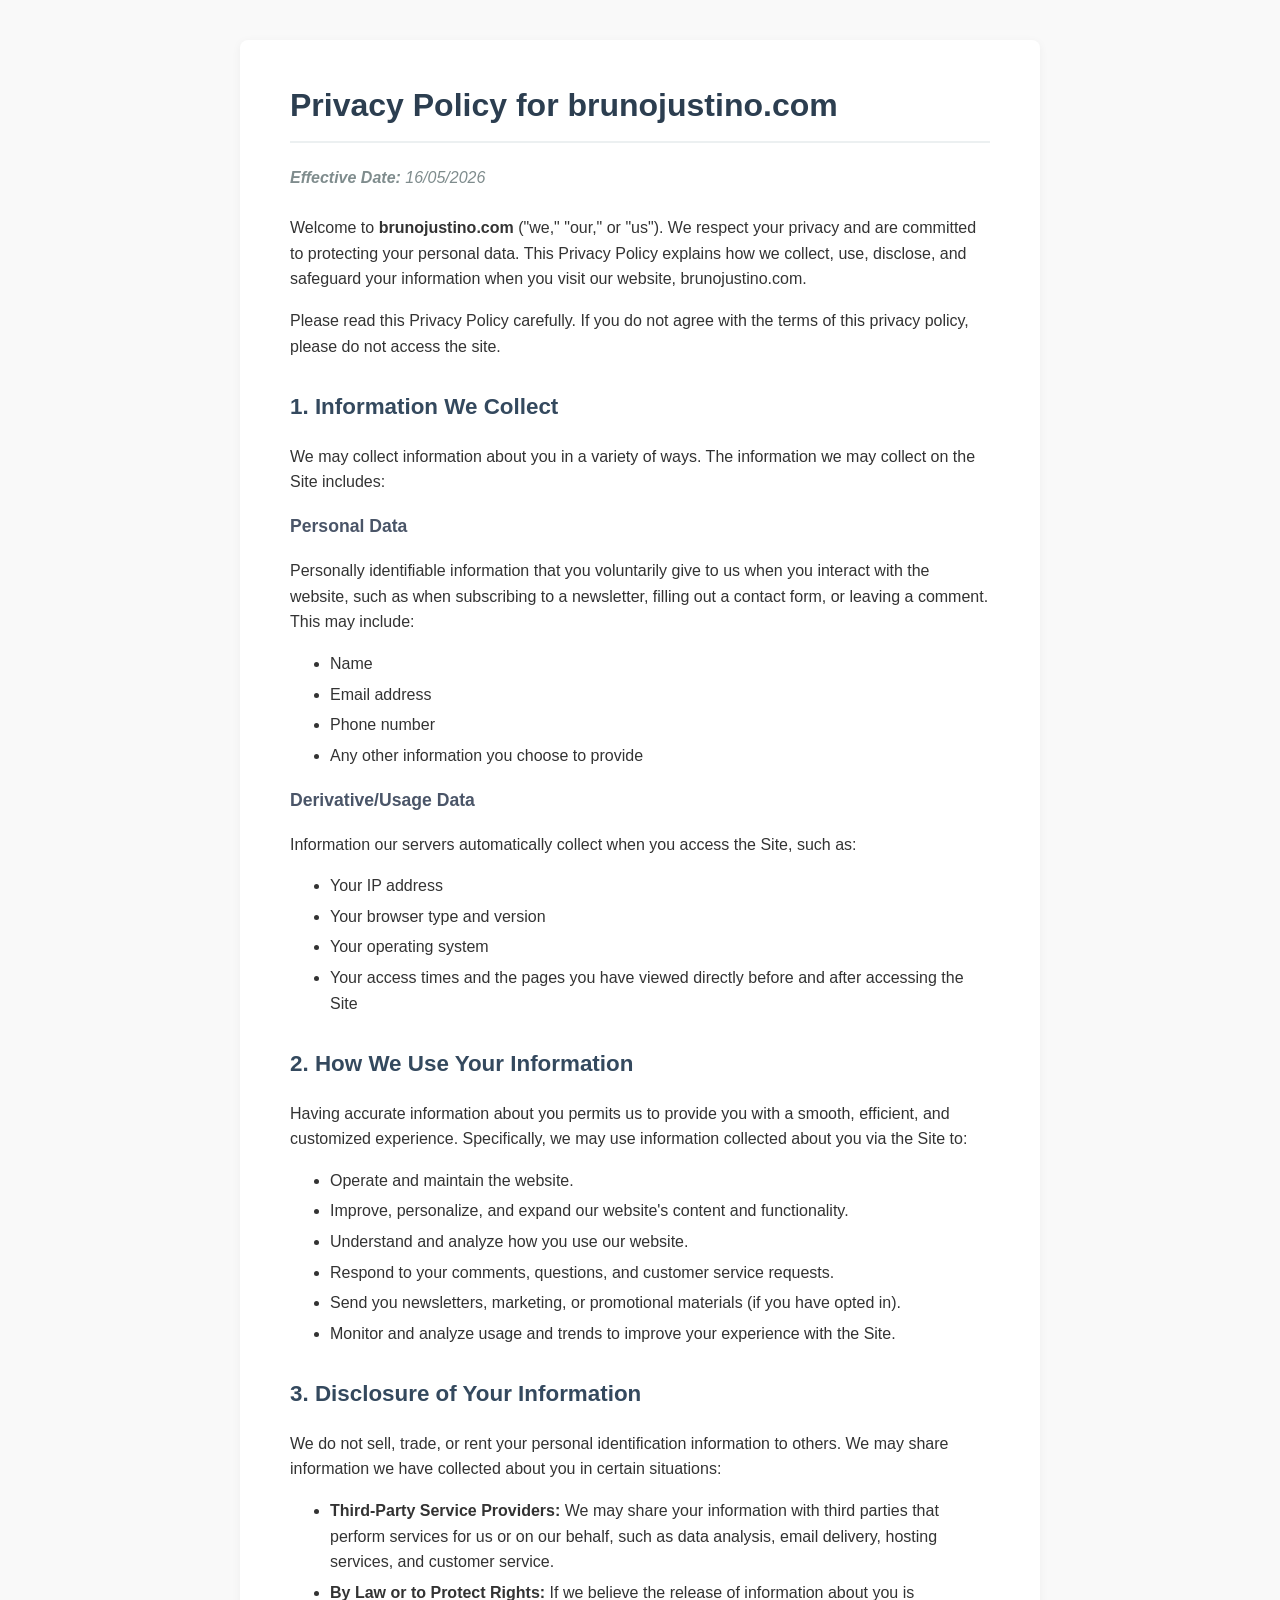
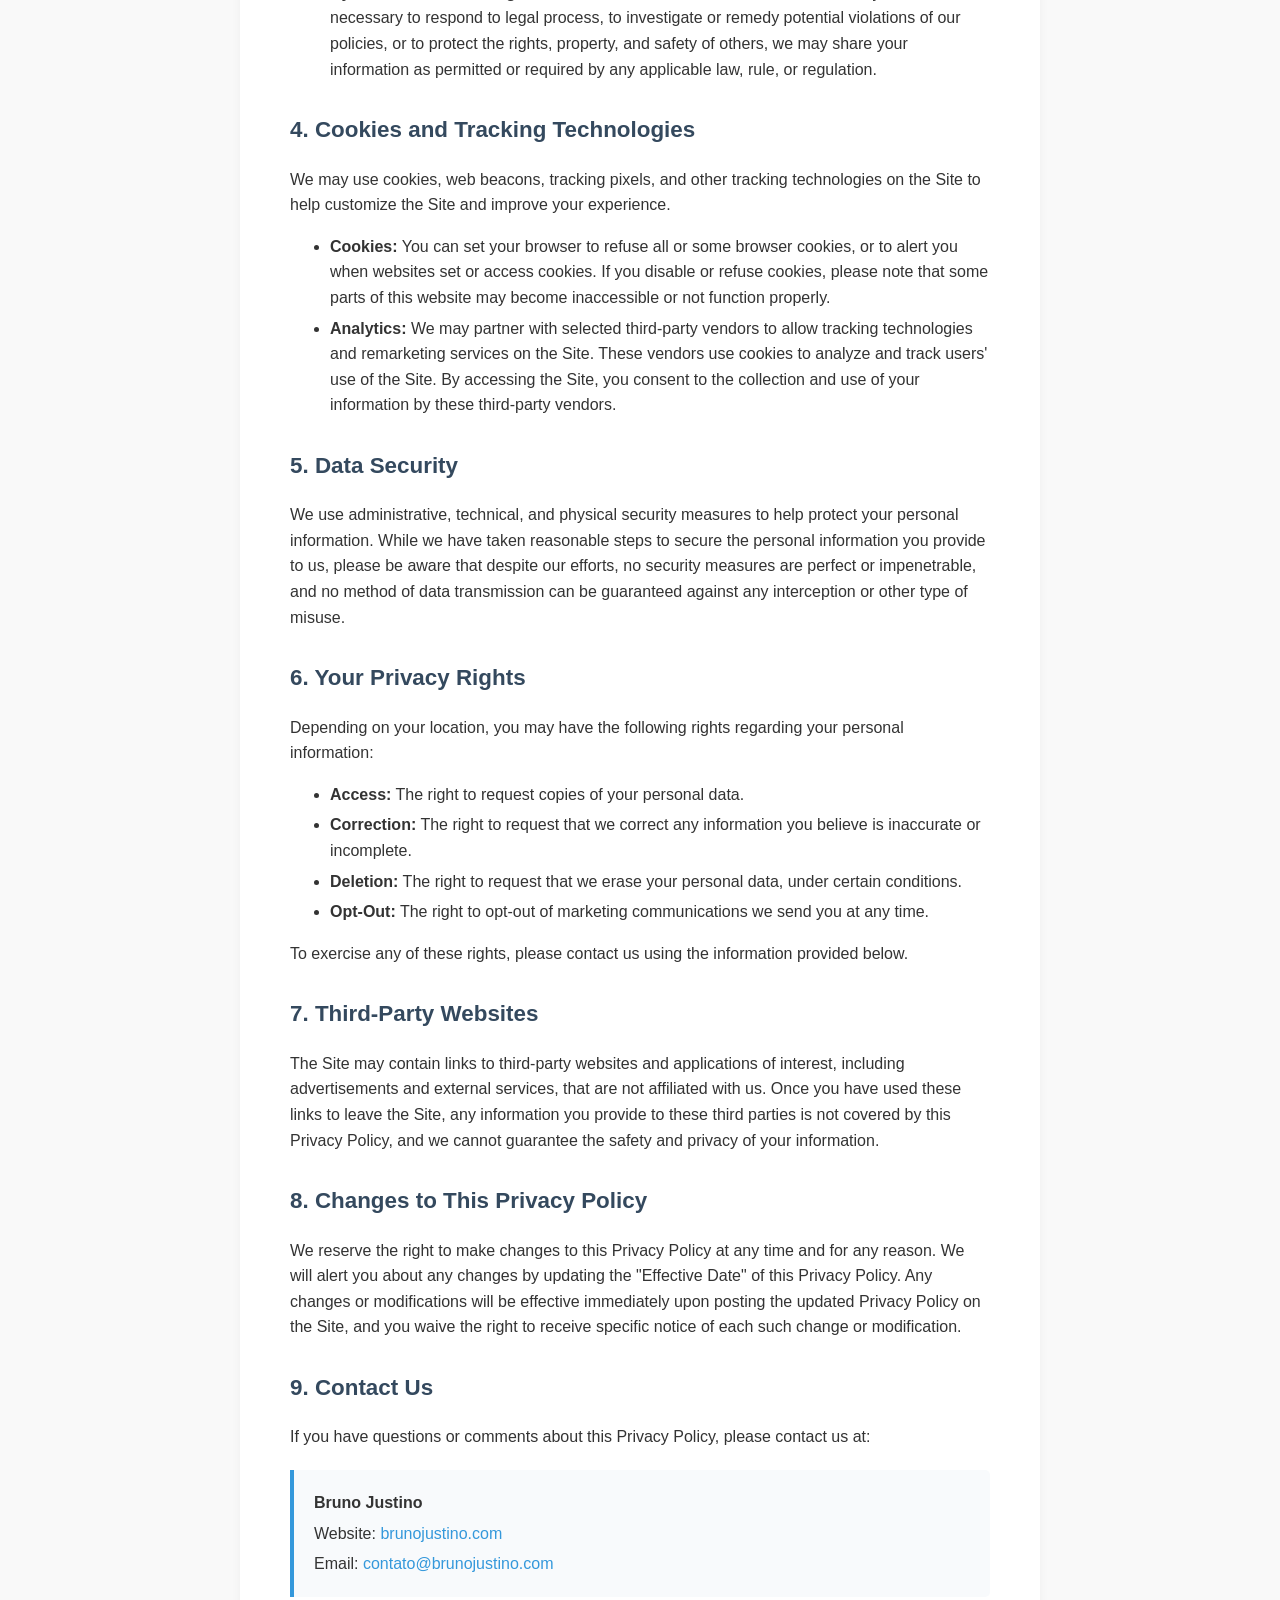
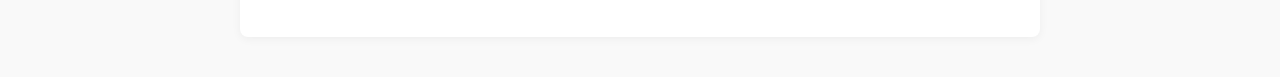
<file: privacy-policy.html>
<!DOCTYPE html>
<html lang="en">
<head>
    <meta charset="UTF-8">
    <meta name="viewport" content="width=device-width, initial-scale=1.0">
    <title>Privacy Policy - brunojustino.com</title>
    <style>
        body {
            font-family: -apple-system, BlinkMacSystemFont, "Segoe UI", Roboto, Helvetica, Arial, sans-serif;
            line-height: 1.6;
            color: #333;
            max-width: 800px;
            margin: 0 auto;
            padding: 40px 20px;
            background-color: #f9f9f9;
        }
        .container {
            background-color: #fff;
            padding: 40px 50px;
            border-radius: 8px;
            box-shadow: 0 2px 10px rgba(0,0,0,0.05);
        }
        h1 {
            color: #2c3e50;
            border-bottom: 2px solid #ecf0f1;
            padding-bottom: 10px;
            margin-top: 0;
        }
        h2 {
            color: #34495e;
            margin-top: 30px;
            font-size: 1.4em;
        }
        h3 {
            color: #4a5568;
            font-size: 1.1em;
        }
        p {
            margin-bottom: 15px;
        }
        ul {
            margin-bottom: 15px;
        }
        li {
            margin-bottom: 5px;
        }
        a {
            color: #3498db;
            text-decoration: none;
        }
        a:hover {
            text-decoration: underline;
        }
        .effective-date {
            font-style: italic;
            color: #7f8c8d;
            margin-bottom: 25px;
        }
        .contact-info {
            background-color: #f8fafc;
            border-left: 4px solid #3498db;
            padding: 15px 20px;
            border-radius: 0 5px 5px 0;
            margin-top: 20px;
        }
        .contact-info p {
            margin: 5px 0;
        }
    </style>
</head>
<body>
    <div class="container">
        <h1>Privacy Policy for brunojustino.com</h1>
        <p class="effective-date"><strong>Effective Date:</strong> 16/05/2026</p>

        <p>Welcome to <strong>brunojustino.com</strong> ("we," "our," or "us"). We respect your privacy and are committed to protecting your personal data. This Privacy Policy explains how we collect, use, disclose, and safeguard your information when you visit our website, brunojustino.com.</p>

        <p>Please read this Privacy Policy carefully. If you do not agree with the terms of this privacy policy, please do not access the site.</p>

        <h2>1. Information We Collect</h2>
        <p>We may collect information about you in a variety of ways. The information we may collect on the Site includes:</p>

        <h3>Personal Data</h3>
        <p>Personally identifiable information that you voluntarily give to us when you interact with the website, such as when subscribing to a newsletter, filling out a contact form, or leaving a comment. This may include:</p>
        <ul>
            <li>Name</li>
            <li>Email address</li>
            <li>Phone number</li>
            <li>Any other information you choose to provide</li>
        </ul>

        <h3>Derivative/Usage Data</h3>
        <p>Information our servers automatically collect when you access the Site, such as:</p>
        <ul>
            <li>Your IP address</li>
            <li>Your browser type and version</li>
            <li>Your operating system</li>
            <li>Your access times and the pages you have viewed directly before and after accessing the Site</li>
        </ul>

        <h2>2. How We Use Your Information</h2>
        <p>Having accurate information about you permits us to provide you with a smooth, efficient, and customized experience. Specifically, we may use information collected about you via the Site to:</p>
        <ul>
            <li>Operate and maintain the website.</li>
            <li>Improve, personalize, and expand our website's content and functionality.</li>
            <li>Understand and analyze how you use our website.</li>
            <li>Respond to your comments, questions, and customer service requests.</li>
            <li>Send you newsletters, marketing, or promotional materials (if you have opted in).</li>
            <li>Monitor and analyze usage and trends to improve your experience with the Site.</li>
        </ul>

        <h2>3. Disclosure of Your Information</h2>
        <p>We do not sell, trade, or rent your personal identification information to others. We may share information we have collected about you in certain situations:</p>
        <ul>
            <li><strong>Third-Party Service Providers:</strong> We may share your information with third parties that perform services for us or on our behalf, such as data analysis, email delivery, hosting services, and customer service.</li>
            <li><strong>By Law or to Protect Rights:</strong> If we believe the release of information about you is necessary to respond to legal process, to investigate or remedy potential violations of our policies, or to protect the rights, property, and safety of others, we may share your information as permitted or required by any applicable law, rule, or regulation.</li>
        </ul>

        <h2>4. Cookies and Tracking Technologies</h2>
        <p>We may use cookies, web beacons, tracking pixels, and other tracking technologies on the Site to help customize the Site and improve your experience.</p>
        <ul>
            <li><strong>Cookies:</strong> You can set your browser to refuse all or some browser cookies, or to alert you when websites set or access cookies. If you disable or refuse cookies, please note that some parts of this website may become inaccessible or not function properly.</li>
            <li><strong>Analytics:</strong> We may partner with selected third-party vendors to allow tracking technologies and remarketing services on the Site. These vendors use cookies to analyze and track users' use of the Site. By accessing the Site, you consent to the collection and use of your information by these third-party vendors.</li>
        </ul>

        <h2>5. Data Security</h2>
        <p>We use administrative, technical, and physical security measures to help protect your personal information. While we have taken reasonable steps to secure the personal information you provide to us, please be aware that despite our efforts, no security measures are perfect or impenetrable, and no method of data transmission can be guaranteed against any interception or other type of misuse.</p>

        <h2>6. Your Privacy Rights</h2>
        <p>Depending on your location, you may have the following rights regarding your personal information:</p>
        <ul>
            <li><strong>Access:</strong> The right to request copies of your personal data.</li>
            <li><strong>Correction:</strong> The right to request that we correct any information you believe is inaccurate or incomplete.</li>
            <li><strong>Deletion:</strong> The right to request that we erase your personal data, under certain conditions.</li>
            <li><strong>Opt-Out:</strong> The right to opt-out of marketing communications we send you at any time.</li>
        </ul>
        <p>To exercise any of these rights, please contact us using the information provided below.</p>

        <h2>7. Third-Party Websites</h2>
        <p>The Site may contain links to third-party websites and applications of interest, including advertisements and external services, that are not affiliated with us. Once you have used these links to leave the Site, any information you provide to these third parties is not covered by this Privacy Policy, and we cannot guarantee the safety and privacy of your information.</p>

        <h2>8. Changes to This Privacy Policy</h2>
        <p>We reserve the right to make changes to this Privacy Policy at any time and for any reason. We will alert you about any changes by updating the "Effective Date" of this Privacy Policy. Any changes or modifications will be effective immediately upon posting the updated Privacy Policy on the Site, and you waive the right to receive specific notice of each such change or modification.</p>

        <h2>9. Contact Us</h2>
        <p>If you have questions or comments about this Privacy Policy, please contact us at:</p>
        <div class="contact-info">
            <p><strong>Bruno Justino</strong></p>
            <p>Website: <a href="https://brunojustino.com">brunojustino.com</a></p>
            <p>Email: <a href="mailto:contato@brunojustino.com">contato@brunojustino.com</a></p>
        </div>
    </div>
</body>
</html>
</file>
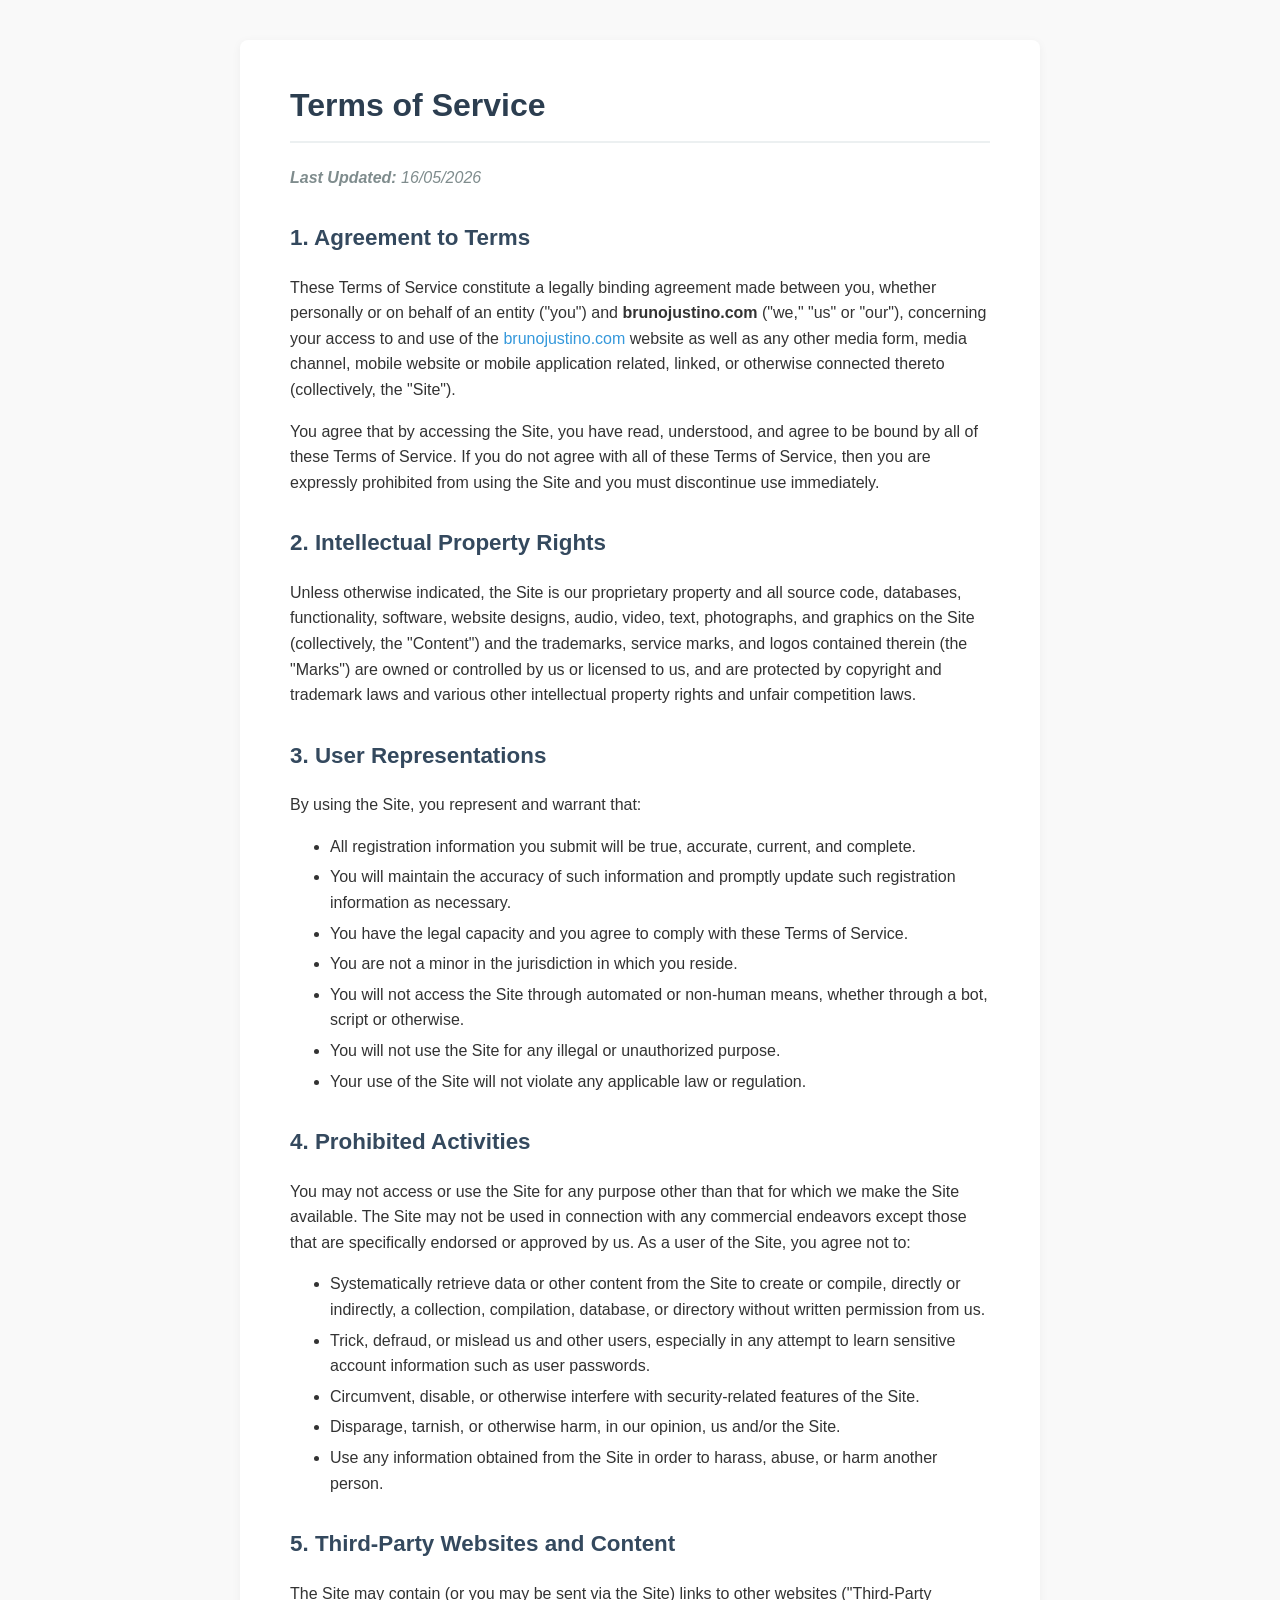
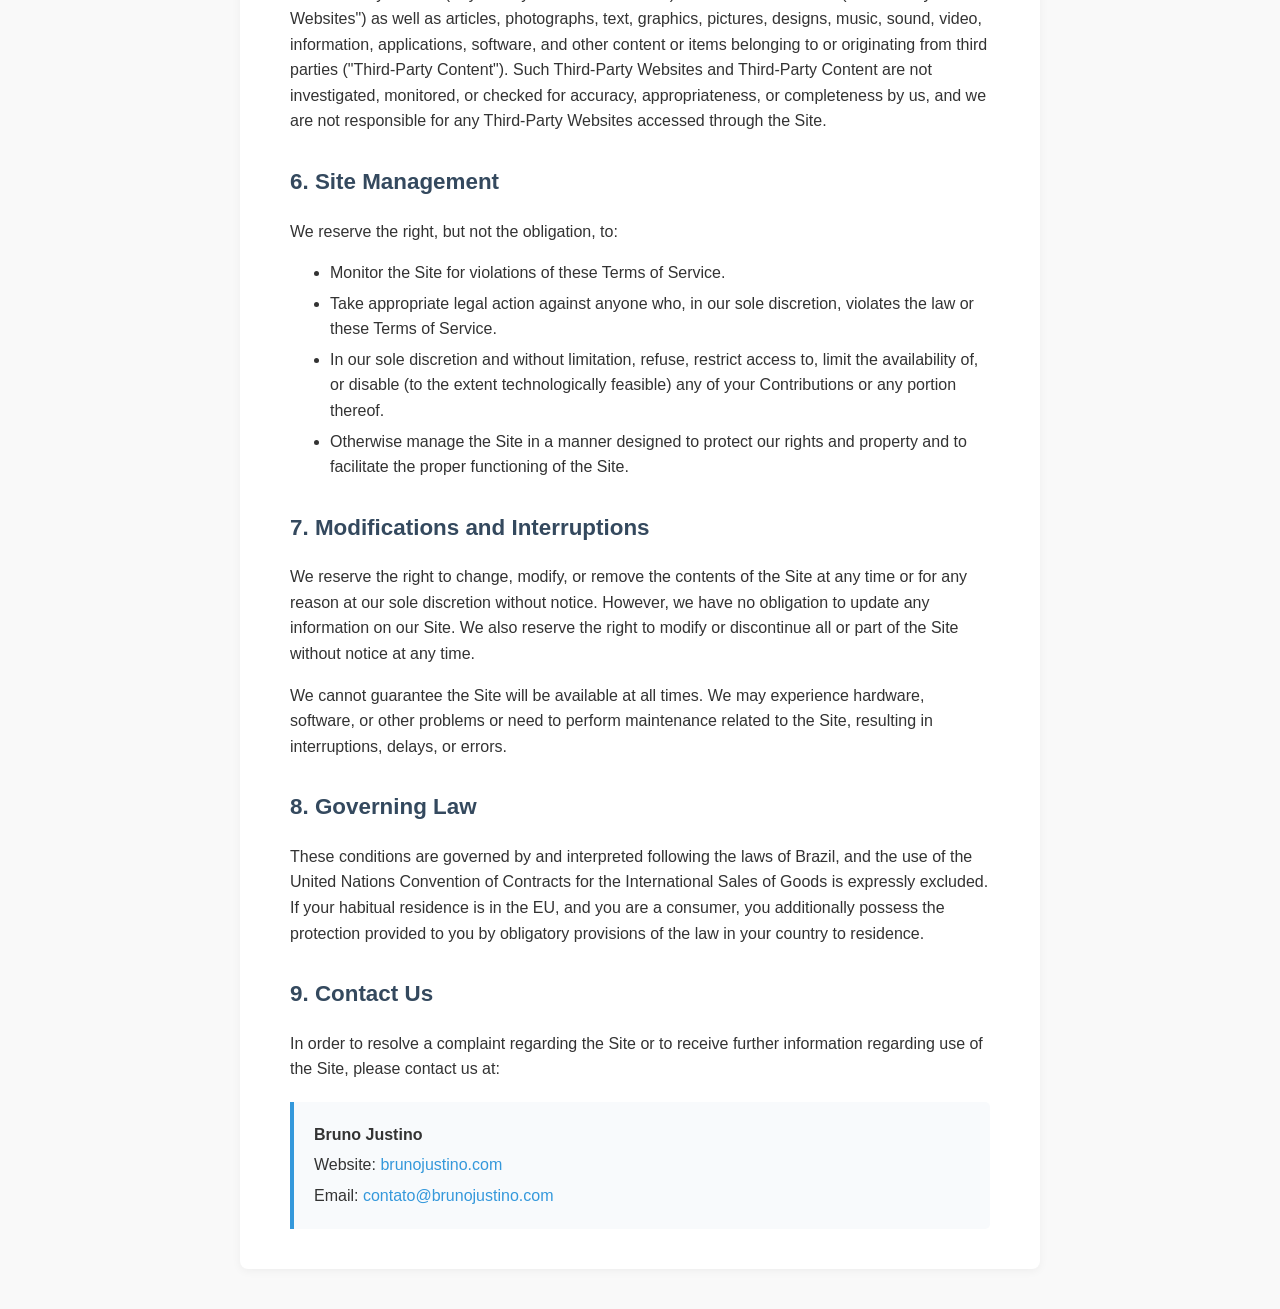
<file: terms-of-service.html>
<!DOCTYPE html>
<html lang="en">
<head>
    <meta charset="UTF-8">
    <meta name="viewport" content="width=device-width, initial-scale=1.0">
    <title>Terms of Service - brunojustino.com</title>
    <style>
        body {
            font-family: -apple-system, BlinkMacSystemFont, "Segoe UI", Roboto, Helvetica, Arial, sans-serif;
            line-height: 1.6;
            color: #333;
            max-width: 800px;
            margin: 0 auto;
            padding: 40px 20px;
            background-color: #f9f9f9;
        }
        .container {
            background-color: #fff;
            padding: 40px 50px;
            border-radius: 8px;
            box-shadow: 0 2px 10px rgba(0,0,0,0.05);
        }
        h1 {
            color: #2c3e50;
            border-bottom: 2px solid #ecf0f1;
            padding-bottom: 10px;
            margin-top: 0;
        }
        h2 {
            color: #34495e;
            margin-top: 30px;
            font-size: 1.4em;
        }
        p {
            margin-bottom: 15px;
        }
        ul {
            margin-bottom: 15px;
        }
        li {
            margin-bottom: 5px;
        }
        a {
            color: #3498db;
            text-decoration: none;
        }
        a:hover {
            text-decoration: underline;
        }
        .effective-date {
            font-style: italic;
            color: #7f8c8d;
            margin-bottom: 25px;
        }
        .contact-info {
            background-color: #f8fafc;
            border-left: 4px solid #3498db;
            padding: 15px 20px;
            border-radius: 0 5px 5px 0;
            margin-top: 20px;
        }
        .contact-info p {
            margin: 5px 0;
        }
        .disclaimer {
            background-color: #fff3cd;
            border-left: 4px solid #ffeeba;
            padding: 15px;
            margin-bottom: 20px;
            color: #856404;
            font-size: 0.9em;
        }
    </style>
</head>
<body>
    <div class="container">
        
        <h1>Terms of Service</h1>
        <p class="effective-date"><strong>Last Updated:</strong> 16/05/2026</p>

        <h2>1. Agreement to Terms</h2>
        <p>These Terms of Service constitute a legally binding agreement made between you, whether personally or on behalf of an entity ("you") and <strong>brunojustino.com</strong> ("we," "us" or "our"), concerning your access to and use of the <a href="https://brunojustino.com">brunojustino.com</a> website as well as any other media form, media channel, mobile website or mobile application related, linked, or otherwise connected thereto (collectively, the "Site").</p>
        <p>You agree that by accessing the Site, you have read, understood, and agree to be bound by all of these Terms of Service. If you do not agree with all of these Terms of Service, then you are expressly prohibited from using the Site and you must discontinue use immediately.</p>

        <h2>2. Intellectual Property Rights</h2>
        <p>Unless otherwise indicated, the Site is our proprietary property and all source code, databases, functionality, software, website designs, audio, video, text, photographs, and graphics on the Site (collectively, the "Content") and the trademarks, service marks, and logos contained therein (the "Marks") are owned or controlled by us or licensed to us, and are protected by copyright and trademark laws and various other intellectual property rights and unfair competition laws.</p>

        <h2>3. User Representations</h2>
        <p>By using the Site, you represent and warrant that:</p>
        <ul>
            <li>All registration information you submit will be true, accurate, current, and complete.</li>
            <li>You will maintain the accuracy of such information and promptly update such registration information as necessary.</li>
            <li>You have the legal capacity and you agree to comply with these Terms of Service.</li>
            <li>You are not a minor in the jurisdiction in which you reside.</li>
            <li>You will not access the Site through automated or non-human means, whether through a bot, script or otherwise.</li>
            <li>You will not use the Site for any illegal or unauthorized purpose.</li>
            <li>Your use of the Site will not violate any applicable law or regulation.</li>
        </ul>

        <h2>4. Prohibited Activities</h2>
        <p>You may not access or use the Site for any purpose other than that for which we make the Site available. The Site may not be used in connection with any commercial endeavors except those that are specifically endorsed or approved by us. As a user of the Site, you agree not to:</p>
        <ul>
            <li>Systematically retrieve data or other content from the Site to create or compile, directly or indirectly, a collection, compilation, database, or directory without written permission from us.</li>
            <li>Trick, defraud, or mislead us and other users, especially in any attempt to learn sensitive account information such as user passwords.</li>
            <li>Circumvent, disable, or otherwise interfere with security-related features of the Site.</li>
            <li>Disparage, tarnish, or otherwise harm, in our opinion, us and/or the Site.</li>
            <li>Use any information obtained from the Site in order to harass, abuse, or harm another person.</li>
        </ul>

        <h2>5. Third-Party Websites and Content</h2>
        <p>The Site may contain (or you may be sent via the Site) links to other websites ("Third-Party Websites") as well as articles, photographs, text, graphics, pictures, designs, music, sound, video, information, applications, software, and other content or items belonging to or originating from third parties ("Third-Party Content"). Such Third-Party Websites and Third-Party Content are not investigated, monitored, or checked for accuracy, appropriateness, or completeness by us, and we are not responsible for any Third-Party Websites accessed through the Site.</p>

        <h2>6. Site Management</h2>
        <p>We reserve the right, but not the obligation, to:</p>
        <ul>
            <li>Monitor the Site for violations of these Terms of Service.</li>
            <li>Take appropriate legal action against anyone who, in our sole discretion, violates the law or these Terms of Service.</li>
            <li>In our sole discretion and without limitation, refuse, restrict access to, limit the availability of, or disable (to the extent technologically feasible) any of your Contributions or any portion thereof.</li>
            <li>Otherwise manage the Site in a manner designed to protect our rights and property and to facilitate the proper functioning of the Site.</li>
        </ul>

        <h2>7. Modifications and Interruptions</h2>
        <p>We reserve the right to change, modify, or remove the contents of the Site at any time or for any reason at our sole discretion without notice. However, we have no obligation to update any information on our Site. We also reserve the right to modify or discontinue all or part of the Site without notice at any time.</p>
        <p>We cannot guarantee the Site will be available at all times. We may experience hardware, software, or other problems or need to perform maintenance related to the Site, resulting in interruptions, delays, or errors.</p>

        <h2>8. Governing Law</h2>
        <p>These conditions are governed by and interpreted following the laws of Brazil, and the use of the United Nations Convention of Contracts for the International Sales of Goods is expressly excluded. If your habitual residence is in the EU, and you are a consumer, you additionally possess the protection provided to you by obligatory provisions of the law in your country to residence.</p>

        <h2>9. Contact Us</h2>
        <p>In order to resolve a complaint regarding the Site or to receive further information regarding use of the Site, please contact us at:</p>
        <div class="contact-info">
            <p><strong>Bruno Justino</strong></p>
            <p>Website: <a href="https://brunojustino.com">brunojustino.com</a></p>
            <p>Email: <a href="mailto:contato@brunojustino.com">contato@brunojustino.com</a></p>
        </div>
    </div>
</body>
</html>
</file>
